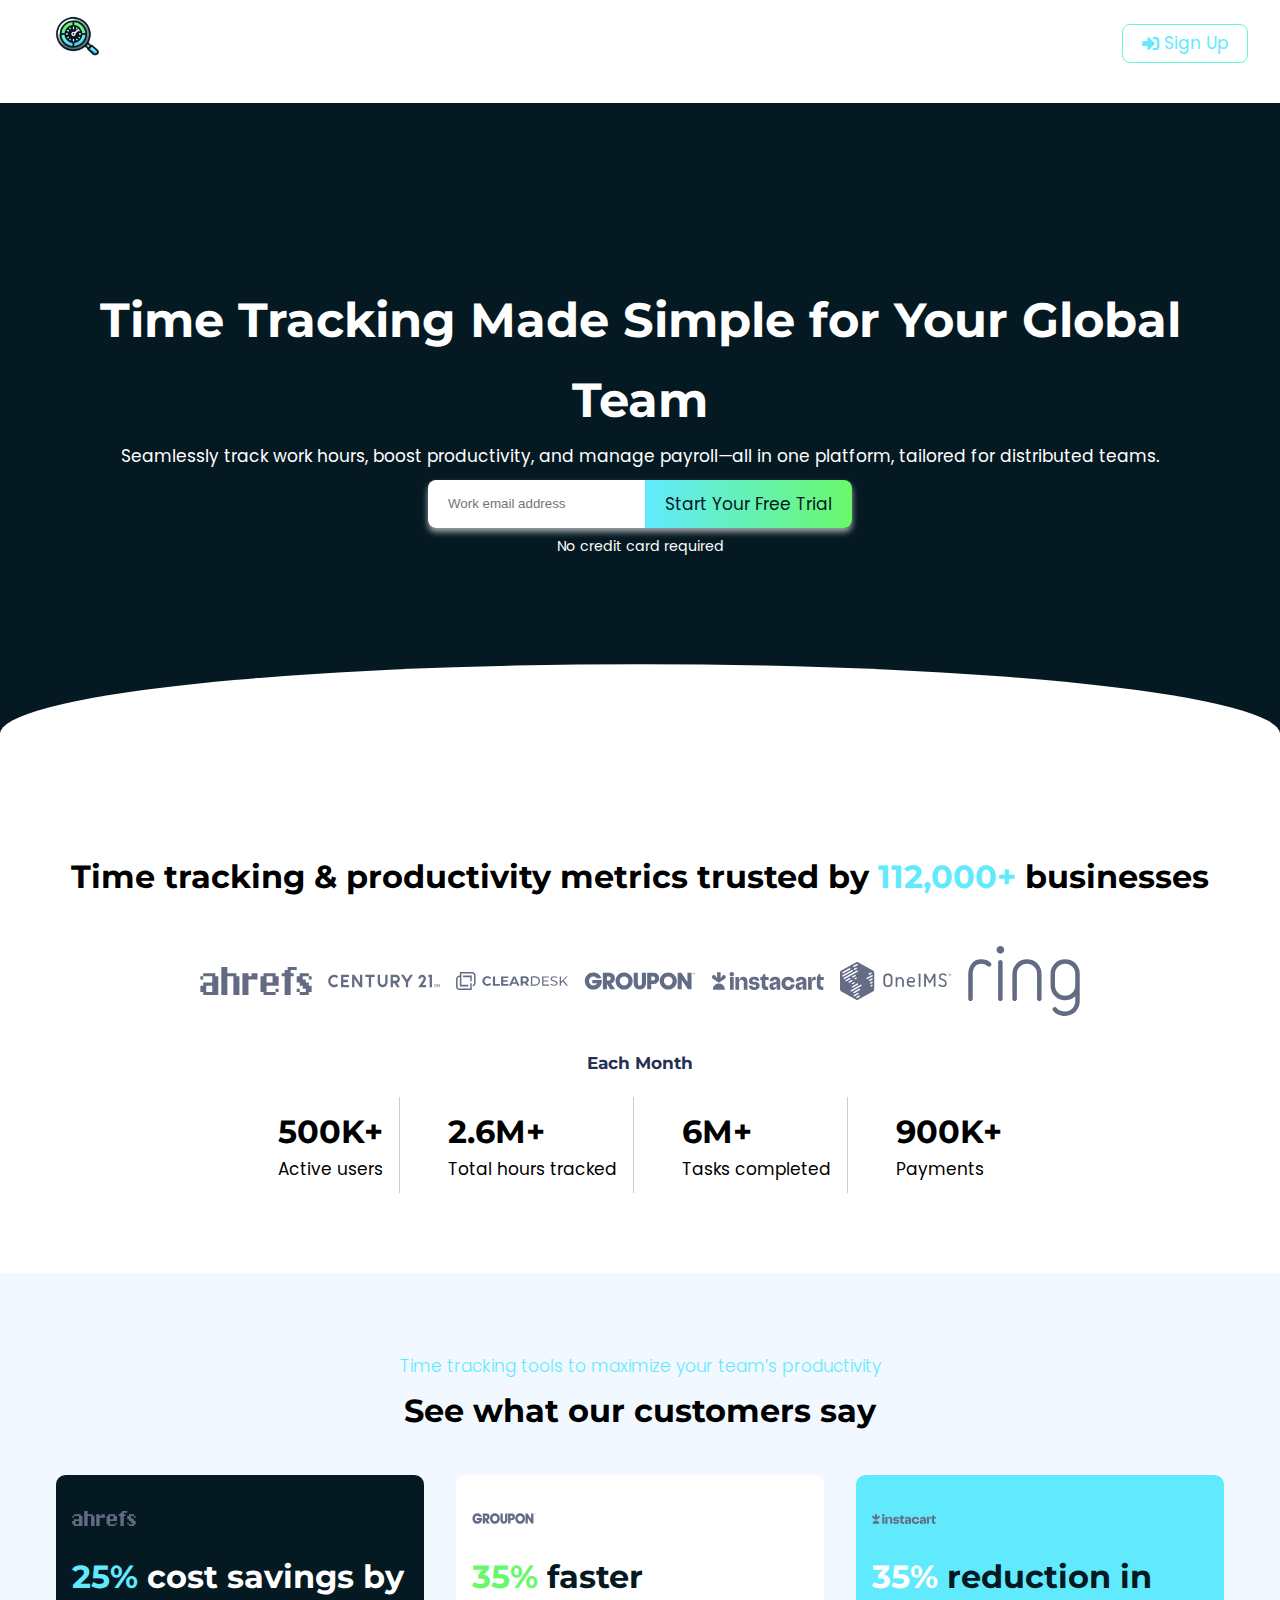
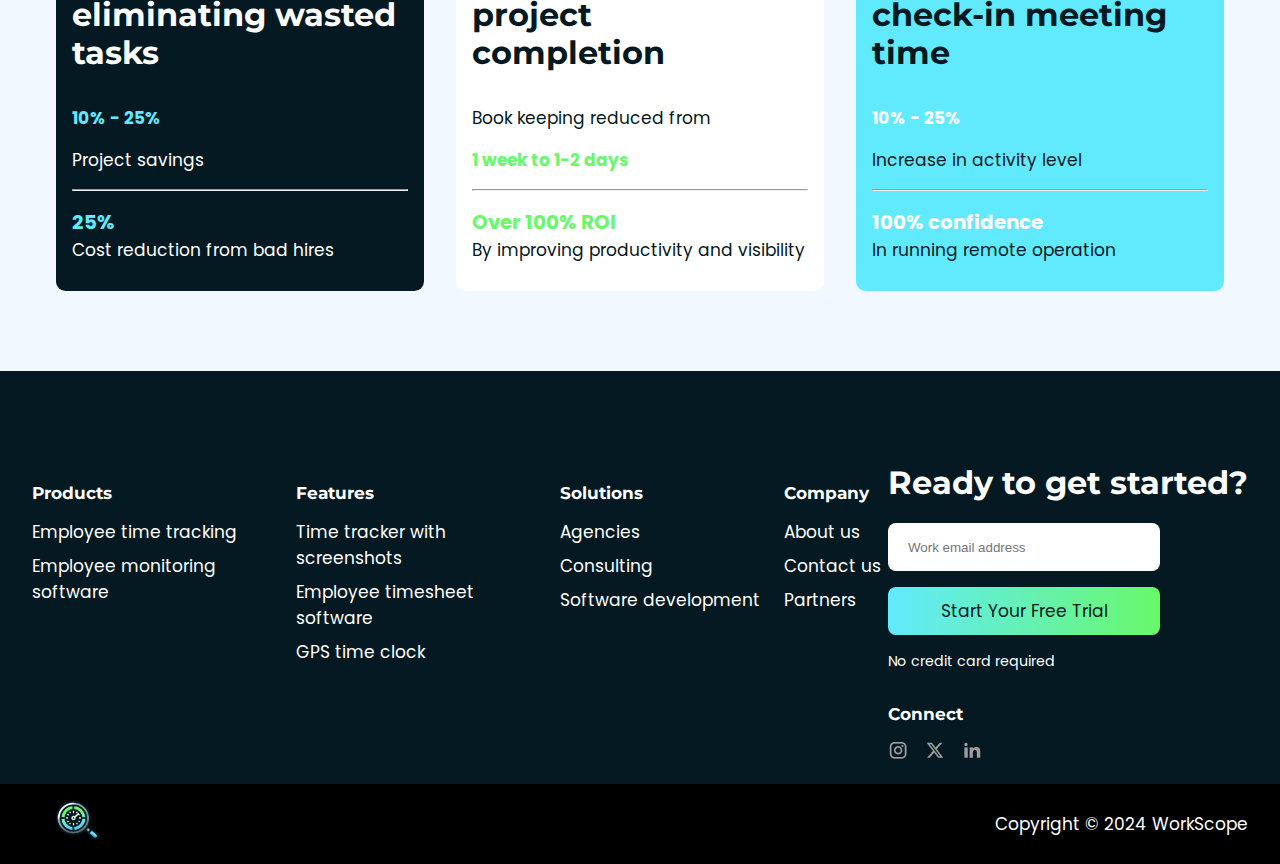
<file: index.html>
<!DOCTYPE html>
<html lang="en">
<head>
    <meta charset="UTF-8">
    <meta name="viewport" content="width=device-width, initial-scale=1.0">
    <title>WorkScope || Productivity at Its Best</title>
    <link rel="preconnect" href="https://fonts.googleapis.com">
    <link rel="preconnect" href="https://fonts.gstatic.com" crossorigin>
    <link href="https://fonts.googleapis.com/css2?family=Plus+Jakarta+Sans:ital,wght@0,200..800;1,200..800&family=Poppins:ital,wght@0,100;0,200;0,300;0,400;0,500;0,600;0,700;0,800;0,900;1,100;1,200;1,300;1,400;1,500;1,600;1,700;1,800;1,900&display=swap" rel="stylesheet">
    <link href="https://fonts.googleapis.com/css2?family=Montserrat:ital,wght@0,100..900;1,100..900&display=swap" rel="stylesheet">
    <link href="https://cdnjs.cloudflare.com/ajax/libs/font-awesome/5.15.4/css/all.min.css" rel="stylesheet">
    <link rel="shortcut icon" href="./img/logo.png" type="image/png">
    <link rel="stylesheet" href="./css/style.css">
</head>
<body>
    <nav>
        <div class="wrapper flex justify-between items-center flex-wrap" style="margin-bottom: 1rem;">
            <a href="./">
                <img src="./img/logo.png" alt="" class="logo" >
            </a>
            <div class="links">             
                <a href="./signup.html"><i class="fas fa-sign-in-alt"></i> Sign Up
                </a>
            </div>
        </div>
    </nav>
    <section id="hero" >
        <div class="hero wrapper text-center flex-center flex-column">
            <h1 class="" >Time Tracking Made Simple for Your Global Team</h1>
            <p>Seamlessly track work hours, boost productivity, and manage payroll—all in one platform, tailored for distributed teams.</p>
            <div class="flex-center cta-container cta-hero" >
                <input type="email" placeholder="Work email address" >
                <a href="" class="cta" >Start Your Free Trial</a>
            </div>
            <small>No credit card required</small>
        </div>
    </section>
    
    
    <section id="partners" class="relative section" >
        <div class="curve">
        </div>
        <div class="wrapper">

            <div class="">
    
                <h2 class="text-center " style="padding-top: 2rem;"  >Time tracking & productivity metrics trusted by <span class="color-highlight" >112,000+</span> businesses        </h2>
                <div class="flex-center flex-wrap partners-logo">
                    <img src="./img/ahrefs.svg" alt="">
                    <img src="./img/century21.svg" alt="">
                    <img src="./img/cleardesk.svg" alt="">
                    <img src="./img/groupon.svg" alt="">
                    <img src="./img/instacart-full.svg" alt="">
                    <img src="./img/oneims.svg" alt="">
                    <img src="./img/ring.svg" alt="">
                </div>
            </div>
            
            <h4 class="text-center month" >Each Month</h4>
            <div class="flex-center flex-wrap month-metrics">
                <div class="metric">
                    <h2>500K+</h2>
                    <p>Active users</p>
                </div>
                <div class="metric">
                    <h2>2.6M+</h2>
                    <p>Total hours tracked</p>
                </div>
                <div class="metric">
                    <h2>6M+</h2>
                    <p>Tasks completed</p>
                </div>
                <div class="metric">
                    <h2>900K+</h2>
                    <p>Payments</p>
                </div>
            </div>
        </div>
        
    </section>

    <section id="reviews" class="section" >
        <h4 class="color-highlight text-center mt-4 poppins" >Time tracking tools to maximize your team’s productivity        </h4>
        <h2 class="text-center" >See what our customers say</h3>
        <div class="flex-center flex-wrap reveiw-cards">
            <div class="review-card">
                <img src="./img/ahrefs.svg" alt="">
                <h2><span class="color-highlight bold" >25%</span> cost savings by eliminating wasted tasks</h2>
                <p class="color-highlight bold" >10% - 25%</p>
                <p>Project savings</p>
                <hr>
                <h3 class="color-highlight" >25%</h3>
                <p>Cost reduction from bad hires</p>
            </div>

            <div class="review-card">
                <img src="./img/groupon.svg" alt="">
                <h2><span class="color-highlight2" >35%</span> faster <br>  project <br> completion</h2>
                <p class="" >Book keeping reduced from</p>
                <p class="color-highlight2 bold" >1 week to 1-2 days</p>
                <hr>
                <h3 class="color-highlight2 bold" >Over 100% ROI</h3>
                <p>By improving productivity and visibility</p>
            </div>

            <div class="review-card">
                <img src="./img/instacart-full.svg" alt="">
                <h2><span class="color-highlight3" >35%</span> reduction in check-in meeting time</h2>
                <p class="color-highlight3 bold" >10% - 25%</p>
                <p class="" >Increase in activity level</p>
                <hr>
                <h3 class="color-highlight3 bold" >100% confidence</h3>
                <p>In running remote operation</p>
            </div>
        </div>
    </section>

    <footer class="section" >
        <div class="wrapper flex justify-between flex-wrap">
            <div class="links flex flex-wrap" style="gap: 1.5rem;">
                <div class="link">
                    <h4>Products</h4>
                    <a href="">Employee time tracking</a>
                    <a href="">Employee monitoring software</a>                    

                </div>
                <div class="link">
                    <h4>Features</h4>
                    <a href="">Time tracker with screenshots</a>
                    <a href="">Employee timesheet software</a>
                    <a href="">GPS time clock</a>
                </div>
                <div class="link">
                    <h4>Solutions</h4>
                    <a href="">Agencies</a>
                    <a href="">Consulting</a>
                    <a href="">Software development</a>
                </div>
                <div class="link">
                    <h4>Company</h4>
                    <a href="">About us</a>
                    <a href="">Contact us</a>
                    <a href="">Partners</a>
                </div>

            </div>
            <div class="register">
                <h2>Ready to get started?</h2>
                <div class="flex footer cta-container flex-column no-bx" >
                    <input type="email" class="footer" placeholder="Work email address" >
                    <a href="" class="cta footer" >Start Your Free Trial</a>
                    <small class="" >No credit card required</small>
                </div>
                <h4>Connect</h4>
                <div class="flex items-center socials">
                    <a href=""><img src="./img/ig.png" alt=""></a>
                    <a href="">
                        <img src="./img/x.png" alt="">
                    </a>
                    <a href="">
                        <img src="./img/linkedin.png" alt="">
                    </a>
                </div>
            </div>

        </div>

        <div class="base">
            <div class="wrapper flex items-center justify-between flex-wrap                                                          ">
                <img src="./img/logo.png" class="logo" alt="">
                <p>Copyright &copy; 2024 WorkScope</p>
            </div>
        </div>

    </footer>
    
</body>
</html>
</file>
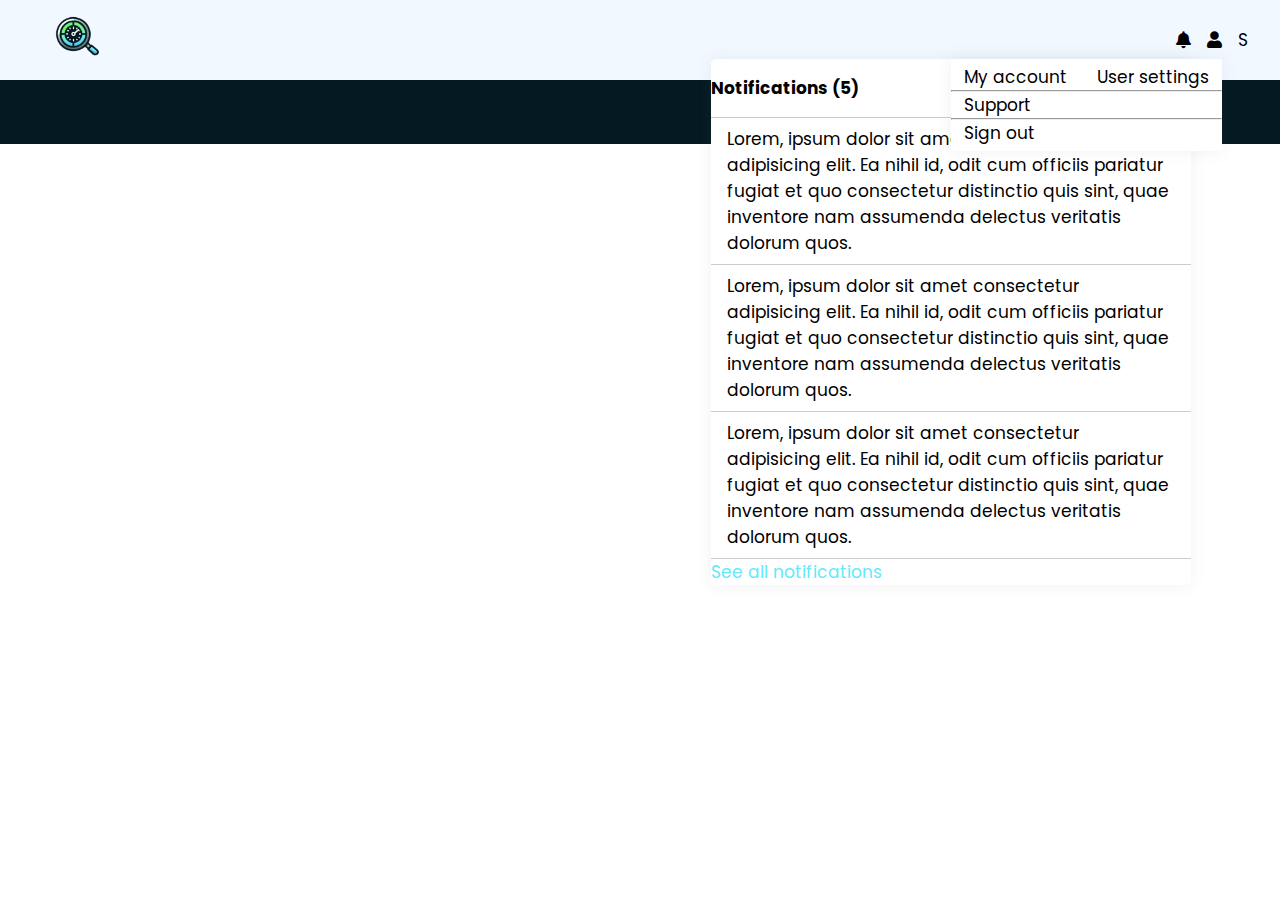
<file: admin/index.html>
<!DOCTYPE html>
<html lang="en">
<head>
    <meta charset="UTF-8">
    <meta name="viewport" content="width=device-width, initial-scale=1.0">
    <title> Admin Dashboard || WorkScope || Productivity at Its Best</title>
    <link rel="preconnect" href="https://fonts.googleapis.com">
    <lin rel="preconnect" href="https://fonts.gstatic.com" crossorigin>
    <link href="https://fonts.googleapis.com/css2?family=Plus+Jakarta+Sans:ital,wght@0,200..800;1,200..800&family=Poppins:ital,wght@0,100;0,200;0,300;0,400;0,500;0,600;0,700;0,800;0,900;1,100;1,200;1,300;1,400;1,500;1,600;1,700;1,800;1,900&display=swap" rel="stylesheet">
    <link href="https://fonts.googleapis.com/css2?family=Montserrat:ital,wght@0,100..900;1,100..900&display=swap" rel="stylesheet">
    <link href="https://cdnjs.cloudflare.com/ajax/libs/font-awesome/5.15.4/css/all.min.css" rel="stylesheet">
    <link rel="shortcut icon" href="../img/logo.png" type="image/png">
    <link rel="stylesheet" href="../css/admin/style.css">
</head>
<body>
    <nav class="sticky-nav" >
        <div class="wrapper flex justify-between">
            <img src="../img/logo.png" class="logo" alt="">
            <div class="links flex items-center gap-1">
                <div class="relative" >
                    <span>
                        <i class="fa fa-bell" ></i>
                    </span>
                    <div class="mini-notification dropdown">
                        <h4>Notifications (<span>5</span>)</h4>
                        <div class="notifications">
                            <p>Lorem, ipsum dolor sit amet consectetur adipisicing elit. Ea nihil id, odit cum officiis pariatur fugiat et quo consectetur distinctio quis sint, quae inventore nam assumenda delectus veritatis dolorum quos.</p>
                            <p>Lorem, ipsum dolor sit amet consectetur adipisicing elit. Ea nihil id, odit cum officiis pariatur fugiat et quo consectetur distinctio quis sint, quae inventore nam assumenda delectus veritatis dolorum quos.</p>
                            <p>Lorem, ipsum dolor sit amet consectetur adipisicing elit. Ea nihil id, odit cum officiis pariatur fugiat et quo consectetur distinctio quis sint, quae inventore nam assumenda delectus veritatis dolorum quos.</p>
                        </div>
                        <a href="" class="color-highlight" >See all notifications</a>
                    </div>
                </div>
                <div class="relative" >
                    <span>
                        <i class="fa fa-user" ></i>
                    </span>
                    <div class="mini-user dropdown">
                        <div class="part">

                            <a href="">My account</a>
                            <a href="">User settings</a>
                        </div>
                        <hr>
                        <div class="part">

                            <a href="">Support</a>
                        </div>
                        <hr>
                        <div class="part">

                            <a href="">Sign out</a>
                        </div>
                    </div>
                </div>
                <a>
                    S
                </a>
            </div>
        </div>
    </nav>

    <section id="menu" >
        <div class="wrapper flex items-center">
            
        </div>
    </section>
    
</body>
</html>
</file>
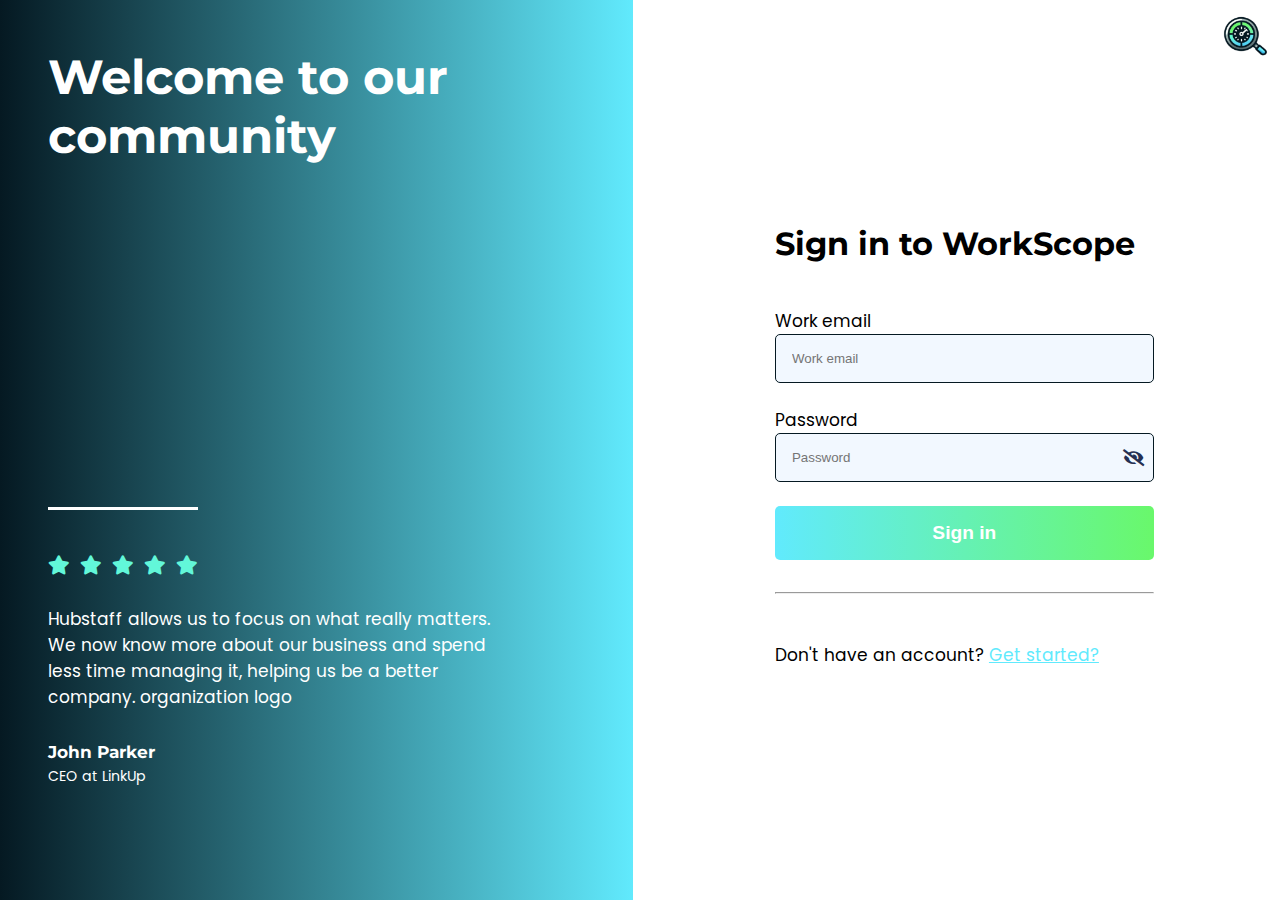
<file: signin.html>
<!DOCTYPE html>
<html lang="en">
<head>
    <meta charset="UTF-8">
    <meta name="viewport" content="width=device-width, initial-scale=1.0">
    <title> Sign In WorkScope || Productivity at Its Best</title>
    <link rel="preconnect" href="https://fonts.googleapis.com">
    <lin rel="preconnect" href="https://fonts.gstatic.com" crossorigin>
    <link href="https://fonts.googleapis.com/css2?family=Plus+Jakarta+Sans:ital,wght@0,200..800;1,200..800&family=Poppins:ital,wght@0,100;0,200;0,300;0,400;0,500;0,600;0,700;0,800;0,900;1,100;1,200;1,300;1,400;1,500;1,600;1,700;1,800;1,900&display=swap" rel="stylesheet">
    <link href="https://fonts.googleapis.com/css2?family=Montserrat:ital,wght@0,100..900;1,100..900&display=swap" rel="stylesheet">
    <link href="https://cdnjs.cloudflare.com/ajax/libs/font-awesome/5.15.4/css/all.min.css" rel="stylesheet">
    <link rel="shortcut icon" href="./img/logo.png" type="image/png">
    <link rel="stylesheet" href="./css/style.css">
</head>
<body class="signin" >
    <div class="flex signin-wrapper gap-1">
        <div class="signin1 left relative">
            <h1>Welcome to our community</h1>

            <div class="ratings">
                <div class="rates relative flex" style="gap: 10px;" >
                    <i class="fas fa-star"></i>
                    <i class="fas fa-star"></i>
                    <i class="fas fa-star"></i>
                    <i class="fas fa-star"></i>
                    <i class="fas fa-star"></i>
                </div>
                <p>
                    Hubstaff allows us to focus on what really matters. We now know more about our business and spend less time managing it, helping us be a better company.
                    organization logo </p>
                    <div class="name">
                        <h4>John Parker</h4>
                        <small>CEO at LinkUp</small>
                    </div>
            </div>

        </div>
        <div class="signin1 right">
            <div class="flex jusitfy-right">
                <img src="./img/logo.png" class="logo" alt="">
            </div>
            <div class="flex-center signin-form-wrapper">

                <form action="" method="post" class="signin ">
                    
                        <h2  >Sign in to WorkScope</h2>
                        <div class="form-input mt-2">
                            <label for="email">Work email</label>
                            <input type="email" placeholder="Work email" name="email" >
                        </div>
        
                        <div class="form-input">
                            <label for="password">Password</label>
                            <div class="relative">
                                <input type="password" name="password" placeholder="Password" >
                                <i class="fas fa-eye-slash password-toggle "></i>
                             </div>
                        </div>
                        <button  >Sign in</button>
                        <hr>
                        <p class="mt-3" >Don't have an account? <a href="./signup.html" class="color-highlight" style="text-decoration: underline;" >Get started?</a></p>
                    
                </form>
            </div>
        </div>
    </div>
    
</body>
</html>
</file>
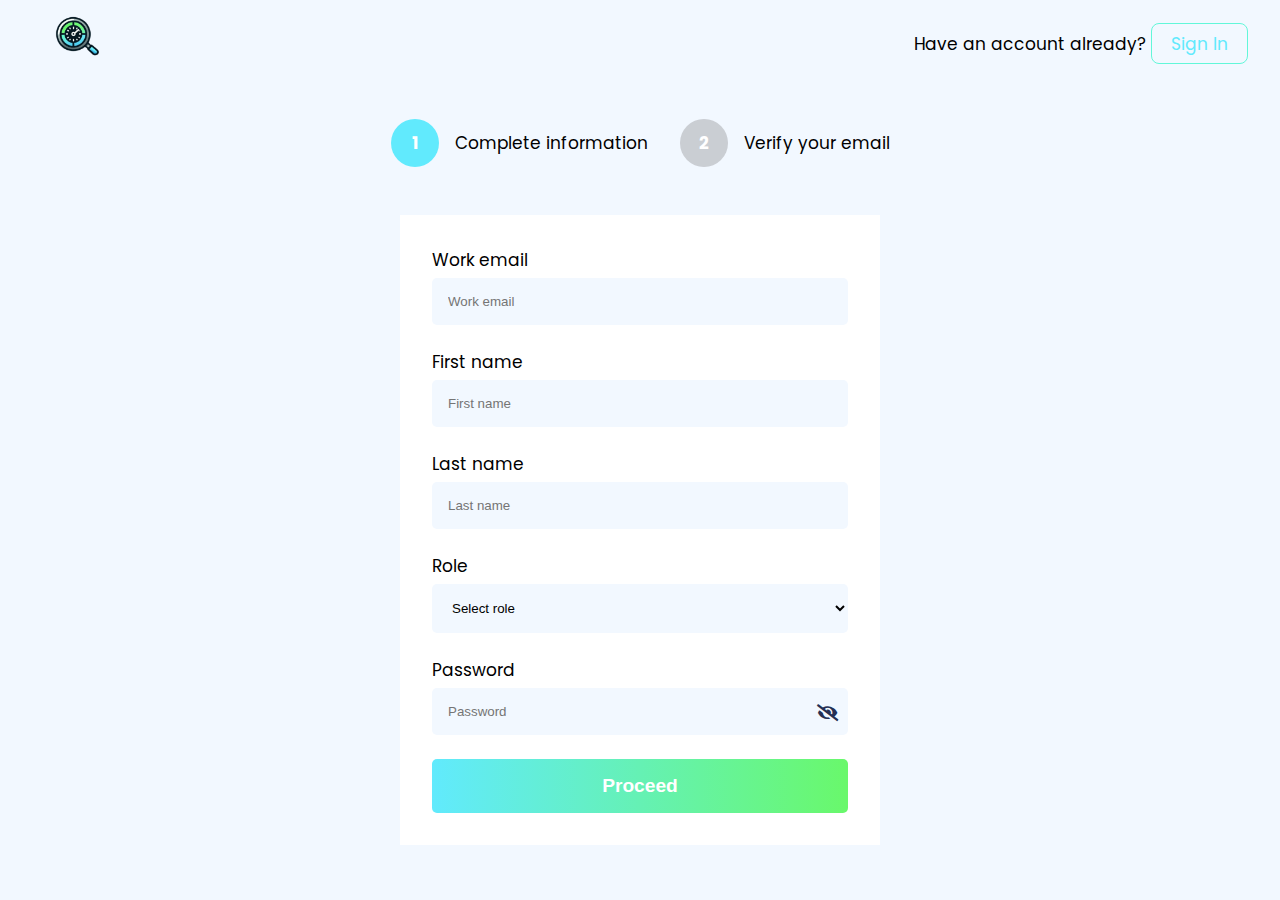
<file: signup.html>
<!DOCTYPE html>
<html lang="en">
<head>
    <meta charset="UTF-8">
    <meta name="viewport" content="width=device-width, initial-scale=1.0">
    <title> Sign Up WorkScope || Productivity at Its Best</title>
    <link rel="preconnect" href="https://fonts.googleapis.com">
    <link rel="preconnect" href="https://fonts.gstatic.com" crossorigin>
    <link href="https://fonts.googleapis.com/css2?family=Plus+Jakarta+Sans:ital,wght@0,200..800;1,200..800&family=Poppins:ital,wght@0,100;0,200;0,300;0,400;0,500;0,600;0,700;0,800;0,900;1,100;1,200;1,300;1,400;1,500;1,600;1,700;1,800;1,900&display=swap" rel="stylesheet">
    <link href="https://fonts.googleapis.com/css2?family=Montserrat:ital,wght@0,100..900;1,100..900&display=swap" rel="stylesheet">
    <link href="https://cdnjs.cloudflare.com/ajax/libs/font-awesome/5.15.4/css/all.min.css" rel="stylesheet">
    <link rel="shortcut icon" href="./img/logo.png" type="image/png">
    <link rel="stylesheet" href="./css/style.css">
</head>
<body class="signup" >
    <nav>
        <div class="wrapper flex justify-between items-center flex-wrap" style="margin-bottom: 1rem;">
            <a href="./">
                <img src="./img/logo.png" alt="" class="logo" >
            </a>
            <div class="links flex items-center flex-wrap" style="gap: 5px;" >    
                <p>Have an account already?</p>         
                <a href="./signin.html"> Sign In</a>
            </div>
        </div>
    </nav>
    <div class="content">
        <div class="wraaper">

            <div class="navigation flex-center mt-2 gap-2 flex-wrap"  >

                <div class="slide flex-center gap-1">
                    <span class="flex-center step-1 progress" >  1</span>
                    <p>Complete information</p>
                </div>

                <div class="slide flex-center gap-1">
                    <span class="flex-center step-2 " >  2</span>
                    <p>Verify your email</p>
                </div>

            </div>
        </div>
        <form action="" class="signup content-1 " method="post" >
            <div class="form-input">
                <label for="email">Work email</label>
                <input type="email" name="email" placeholder="Work email" >
            </div>
            <div class="form-input">
                <label for="firstname">First name</label>
                <input type="text" name="firstname" placeholder="First name" >
            </div>
            <div class="form-input">
                <label for="lastname">Last name</label>
                <input type="text" name="lastname" placeholder="Last name" >
            </div>
            <div class="form-input">
                <label for="role">Role</label>
                <select name="role" id="">
                    <option value="" disabled selected >Select role</option>
                    <option value="admin">Admin</option>
                    <option value="user">Worker</option>
                </select>
            </div>
            <div class="form-input">
                 <label for="password">Password</label>
                 <div class="relative">
                    <input type="password" name="password" placeholder="Password" >
                    <i class="fas fa-eye-slash password-toggle "></i>
                 </div>
            </div>

            <button data-next="content-2" class="proceedBtn" >Proceed</button>
        </form>

        <div class="flex-center flex-column  content-2 hide">
            <h1 class="mt-3" >Verify your email</h1>
            <p>You're in. An email has been sent to <span class="color-highlight bold" >sdmarlz74@gmail.com</span>.</p>
            <p>Hit confirm and you'll be ready to start working.</p>

            <p class="mt-2" >Didn't see an email? <span class="color-highlight bold" >Resend it</span></p>


        </div>




    </div>
    
</body>
<script src="./js/signup.js"></script>
</html>
</file>
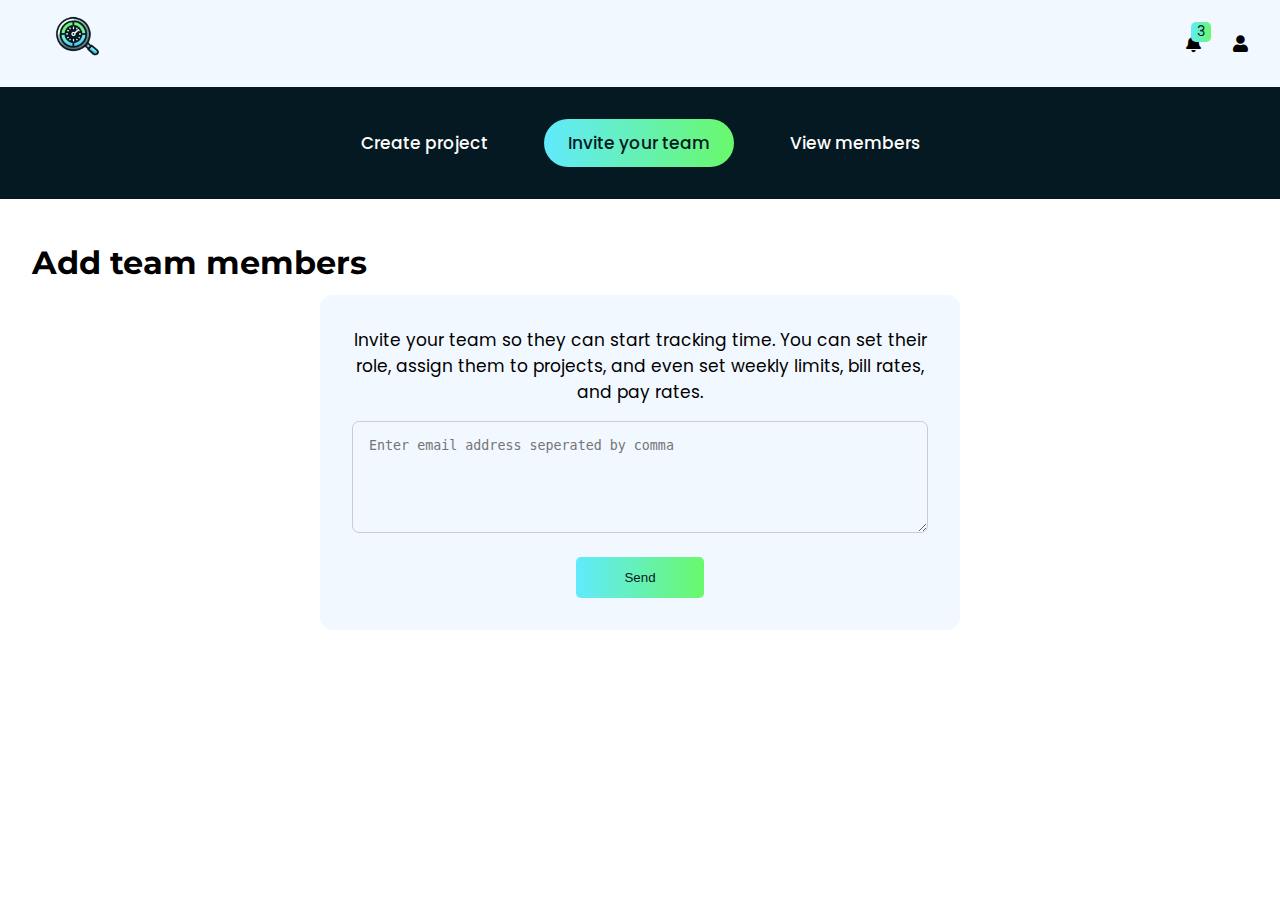
<file: admin/invite.html>
<!DOCTYPE html>
<html lang="en">
<head>
    <meta charset="UTF-8">
    <meta name="viewport" content="width=device-width, initial-scale=1.0">
    <title> Admin Dashboard || WorkScope || Productivity at Its Best</title>
    <link rel="preconnect" href="https://fonts.googleapis.com">
    <lin rel="preconnect" href="https://fonts.gstatic.com" crossorigin>
    <link href="https://fonts.googleapis.com/css2?family=Plus+Jakarta+Sans:ital,wght@0,200..800;1,200..800&family=Poppins:ital,wght@0,100;0,200;0,300;0,400;0,500;0,600;0,700;0,800;0,900;1,100;1,200;1,300;1,400;1,500;1,600;1,700;1,800;1,900&display=swap" rel="stylesheet">
    <link href="https://fonts.googleapis.com/css2?family=Montserrat:ital,wght@0,100..900;1,100..900&display=swap" rel="stylesheet">
    <link href="https://cdnjs.cloudflare.com/ajax/libs/font-awesome/5.15.4/css/all.min.css" rel="stylesheet">
    <link rel="shortcut icon" href="../img/logo.png" type="image/png">
    <link rel="stylesheet" href="../css/admin/style.css">
</head>
<body>
    <nav class="sticky-nav" >
        <div class="wrapper flex justify-between">
            <a href="">
                <img src="../img/logo.png" class="logo" alt="">
            </a>
            <div class="links flex-center gap-2">
                <div class="relative " >
                    <span class="relative pointer bell-icon" >
                        <i class="fa fa-bell" ></i>
                        <small class="count flex-center" >3</small>
                    </span>
                    <div class="hide mini-notification dropdown">
                        <h4 class="text-center" >Notifications (<span>5</span>)</h4>
                        <div class="notifications">
                            <p>Lorem, ipsum dolor sit amet consectetur adipisicing elit. Ea nihil id, odit cum officiis pariatur fugiat et quo consectetur distinctio quis sint, quae inventore nam assumenda delectus veritatis dolorum quos.</p>
                            <p>Lorem, ipsum dolor sit amet consectetur adipisicing elit. Ea nihil id, odit cum officiis pariatur fugiat et quo consectetur distinctio quis sint, quae inventore nam assumenda delectus veritatis dolorum quos.</p>
                            <p>Lorem, ipsum dolor sit amet consectetur adipisicing elit. Ea nihil id, odit cum officiis pariatur fugiat et quo consectetur distinctio quis sint, quae inventore nam assumenda delectus veritatis dolorum quos.</p>
                            <p>Lorem, ipsum dolor sit amet consectetur adipisicing elit. Ea nihil id, odit cum officiis pariatur fugiat et quo consectetur distinctio quis sint, quae inventore nam assumenda delectus veritatis dolorum quos.</p>
                            <p>Lorem, ipsum dolor sit amet consectetur adipisicing elit. Ea nihil id, odit cum officiis pariatur fugiat et quo consectetur distinctio quis sint, quae inventore nam assumenda delectus veritatis dolorum quos.</p>
                        </div>
                        <a href="" class="color-highlight block p-1 text-center" >See all notifications</a>
                    </div>
                </div>
                <div class="relative" >
                    <span class="pointer user-icon flex-center " >
                        <i class="fa fa-user" ></i>
                    </span>
                    <div class="mini-user dropdown hide">
                        <div class="part">

                            <a href="" class="block" >My account</a>
                            <a href="" class="block" >User settings</a>
                        </div>
                        <hr>
                        <div class="part">

                            <a href="" class="block" >Support</a>
                        </div>
                        <hr>
                        <div class="part">

                            <a href="" class="block" >Sign out</a>
                        </div>
                    </div>
                </div>
            </div>
        </div>
    </nav>

    <section id="menu" >
        <div class="wrapper flex-center gap-2 menu flex-wrap">
            <a href="./index.html" >
                Create project
            </a>
            <a href="./invite.html" class="active" >Invite your team</a>
            <a href="./members.html">View members</a>
        </div>
    </section>

    <section id="projects" >
        <div class="wrapper">
            <h2 class="" >Add team members</h2>
            

            <div class="card invite-card mt-3 ">
                <p class="text-center" >Invite your team so they can start tracking time. You can set their role, assign them to projects, and even set weekly limits, bill rates, and pay rates.</p>

                <textarea name="emails" id="" class="block mt-1" placeholder="Enter email address seperated by comma" ></textarea>
                <button class="primary-btn block" >Send</button>
            </div>
        </div>
    </section>
    
</body>
</html>
</file>
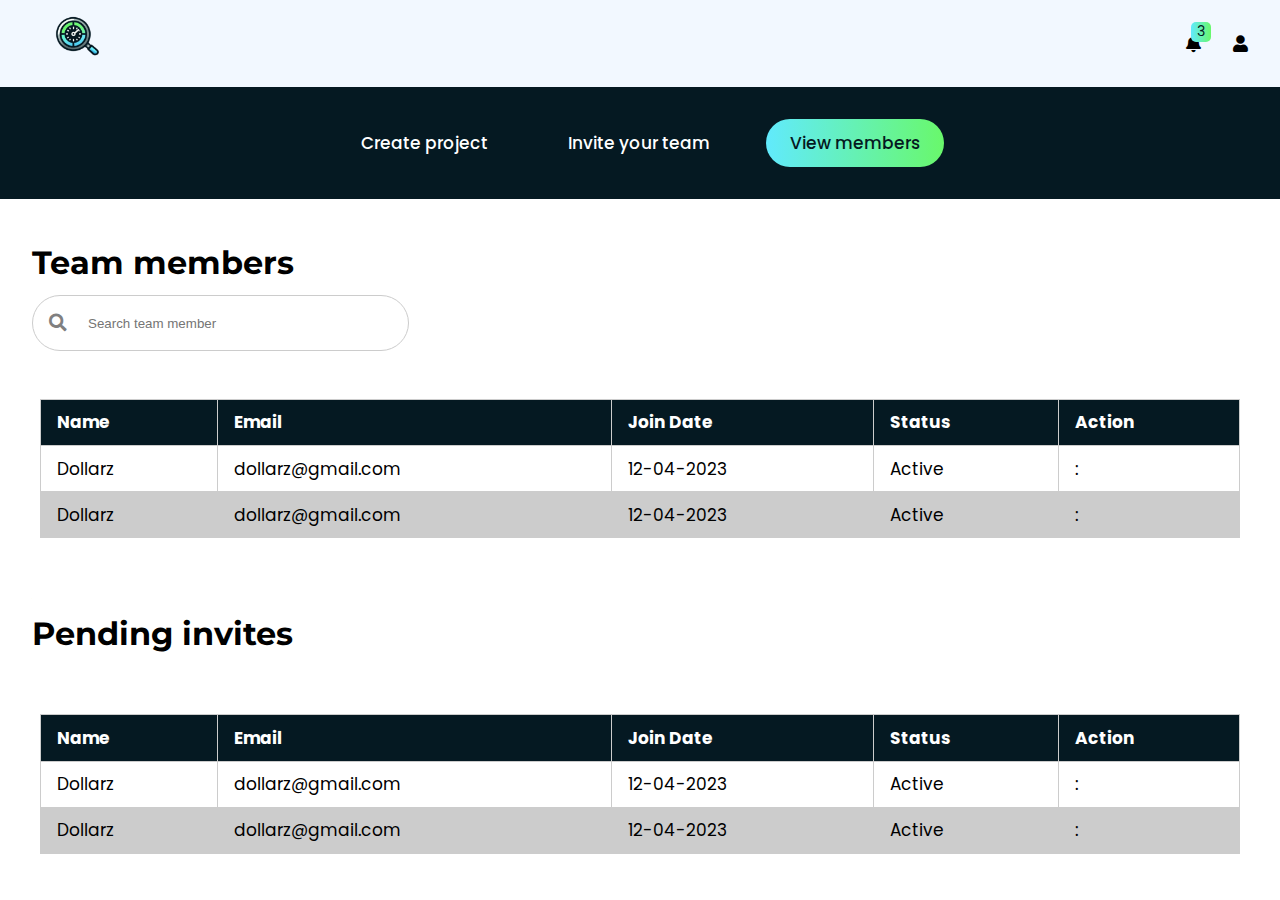
<file: admin/members.html>
<!DOCTYPE html>
<html lang="en">
<head>
    <meta charset="UTF-8">
    <meta name="viewport" content="width=device-width, initial-scale=1.0">
    <title> Admin Dashboard || WorkScope || Productivity at Its Best</title>
    <link rel="preconnect" href="https://fonts.googleapis.com">
    <lin rel="preconnect" href="https://fonts.gstatic.com" crossorigin>
    <link href="https://fonts.googleapis.com/css2?family=Plus+Jakarta+Sans:ital,wght@0,200..800;1,200..800&family=Poppins:ital,wght@0,100;0,200;0,300;0,400;0,500;0,600;0,700;0,800;0,900;1,100;1,200;1,300;1,400;1,500;1,600;1,700;1,800;1,900&display=swap" rel="stylesheet">
    <link href="https://fonts.googleapis.com/css2?family=Montserrat:ital,wght@0,100..900;1,100..900&display=swap" rel="stylesheet">
    <link href="https://cdnjs.cloudflare.com/ajax/libs/font-awesome/5.15.4/css/all.min.css" rel="stylesheet">
    <link rel="shortcut icon" href="../img/logo.png" type="image/png">
    <link rel="stylesheet" href="../css/admin/style.css">
</head>
<body>
    <nav class="sticky-nav" >
        <div class="wrapper flex justify-between">
            <a href="">
                <img src="../img/logo.png" class="logo" alt="">
            </a>
            <div class="links flex-center gap-2">
                <div class="relative " >
                    <span class="relative pointer bell-icon" >
                        <i class="fa fa-bell" ></i>
                        <small class="count flex-center" >3</small>
                    </span>
                    <div class="hide mini-notification dropdown">
                        <h4 class="text-center" >Notifications (<span>5</span>)</h4>
                        <div class="notifications">
                            <p>Lorem, ipsum dolor sit amet consectetur adipisicing elit. Ea nihil id, odit cum officiis pariatur fugiat et quo consectetur distinctio quis sint, quae inventore nam assumenda delectus veritatis dolorum quos.</p>
                            <p>Lorem, ipsum dolor sit amet consectetur adipisicing elit. Ea nihil id, odit cum officiis pariatur fugiat et quo consectetur distinctio quis sint, quae inventore nam assumenda delectus veritatis dolorum quos.</p>
                            <p>Lorem, ipsum dolor sit amet consectetur adipisicing elit. Ea nihil id, odit cum officiis pariatur fugiat et quo consectetur distinctio quis sint, quae inventore nam assumenda delectus veritatis dolorum quos.</p>
                            <p>Lorem, ipsum dolor sit amet consectetur adipisicing elit. Ea nihil id, odit cum officiis pariatur fugiat et quo consectetur distinctio quis sint, quae inventore nam assumenda delectus veritatis dolorum quos.</p>
                            <p>Lorem, ipsum dolor sit amet consectetur adipisicing elit. Ea nihil id, odit cum officiis pariatur fugiat et quo consectetur distinctio quis sint, quae inventore nam assumenda delectus veritatis dolorum quos.</p>
                        </div>
                        <a href="" class="color-highlight block p-1 text-center" >See all notifications</a>
                    </div>
                </div>
                <div class="relative" >
                    <span class="pointer user-icon flex-center " >
                        <i class="fa fa-user" ></i>
                    </span>
                    <div class="mini-user dropdown hide">
                        <div class="part">

                            <a href="" class="block" >My account</a>
                            <a href="" class="block" >User settings</a>
                        </div>
                        <hr>
                        <div class="part">

                            <a href="" class="block" >Support</a>
                        </div>
                        <hr>
                        <div class="part">

                            <a href="" class="block" >Sign out</a>
                        </div>
                    </div>
                </div>
            </div>
        </div>
    </nav>

    <section id="menu" >
        <div class="wrapper flex-center gap-2 menu flex-wrap">
            <a href="./index.html"  >
                Create project
            </a>
            <a href="./invite.html">Invite your team</a>
            <a href="./members.html" class="active" >View members</a>
        </div>
    </section>

    <section id="projects" >
        <div class="wrapper">
            <h2 class="" >Team members</h2>
            <div class="filter flex justify-between items-center gap-1 flex-wrap">
                <div class="search-wrapper flex-center" style="gap: 5px;" >
                    <i class="fa fa-search search" ></i>
                    <input type="text" placeholder="Search team member" name="search" >
                </div>
                
            </div>

            <div class="table-container mt-3 ">
                <table>
                    <thead>
                        <tr>
                            <th>Name</th>
                            <th>Email</th>
                            <th>Join Date</th>
                            <th>Status</th>
                            <th>Action</th>
                        </tr>
                    </thead>
                    <tbody>
                        <tr>
                            <td>Dollarz</td>
                            <td>dollarz@gmail.com</td>
                            <td>12-04-2023</td>
                            <td>Active</td>
                            <td class="relative">
                                <span class="block pointer">:</span>
                                <div class="dropdown">
                                    <a href="">Remove</a>
                                </div>
                            </td>
                        </tr>
                        
                        <tr>
                            <td>Dollarz</td>
                            <td>dollarz@gmail.com</td>
                            <td>12-04-2023</td>
                            <td>Active</td>
                            <td class="relative">
                                <span class="block pointer">:</span>
                                <div class="dropdown">
                                    <a href="">Remove</a>
                                </div>
                            </td>
                        </tr>
                        
                    </tbody>
                </table>
            </div>
        </div>
    </section>

    <section id="projects" >
        <div class="wrapper">
            <h2 class="" >Pending invites</h2>

            <div class="table-container mt-3 ">
                <table>
                    <thead>
                        <tr>
                            <th>Name</th>
                            <th>Email</th>
                            <th>Join Date</th>
                            <th>Status</th>
                            <th>Action</th>
                        </tr>
                    </thead>
                    <tbody>
                        <tr>
                            <td>Dollarz</td>
                            <td>dollarz@gmail.com</td>
                            <td>12-04-2023</td>
                            <td>Active</td>
                            <td class="relative">
                                <span class="block pointer">:</span>
                                <div class="dropdown">
                                    <a href="">Remove</a>
                                </div>
                            </td>
                        </tr>
                        
                        <tr>
                            <td>Dollarz</td>
                            <td>dollarz@gmail.com</td>
                            <td>12-04-2023</td>
                            <td>Active</td>
                            <td class="relative">
                                <span class="block pointer">:</span>
                                <div class="dropdown">
                                    <a href="">Remove</a>
                                </div>
                            </td>
                        </tr>
                        
                    </tbody>
                </table>
            </div>
        </div>
    </section>
    
</body>
</html>
</file>
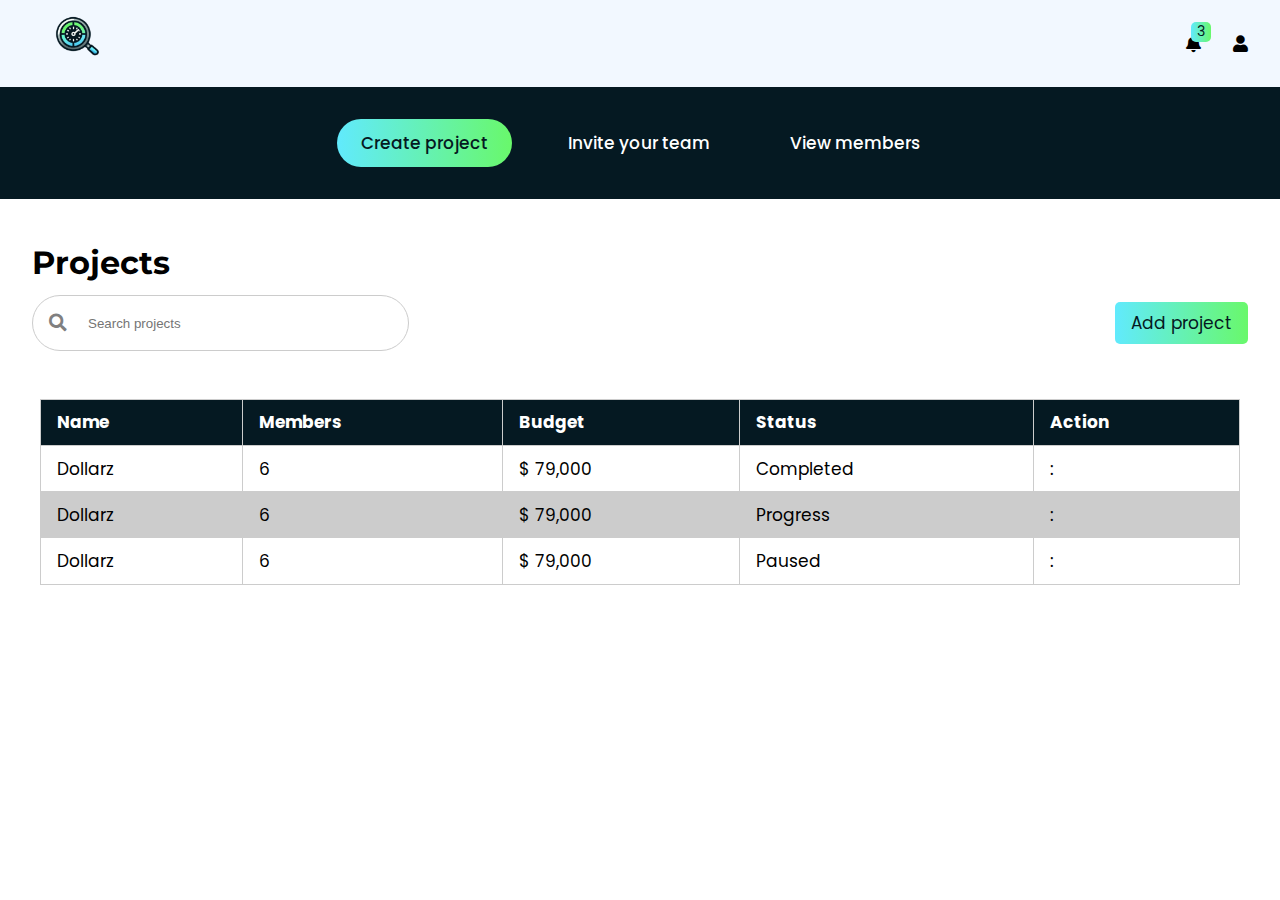
<file: admin/project.html>
<!DOCTYPE html>
<html lang="en">
<head>
    <meta charset="UTF-8">
    <meta name="viewport" content="width=device-width, initial-scale=1.0">
    <title> Admin Dashboard || WorkScope || Productivity at Its Best</title>
    <link rel="preconnect" href="https://fonts.googleapis.com">
    <lin rel="preconnect" href="https://fonts.gstatic.com" crossorigin>
    <link href="https://fonts.googleapis.com/css2?family=Plus+Jakarta+Sans:ital,wght@0,200..800;1,200..800&family=Poppins:ital,wght@0,100;0,200;0,300;0,400;0,500;0,600;0,700;0,800;0,900;1,100;1,200;1,300;1,400;1,500;1,600;1,700;1,800;1,900&display=swap" rel="stylesheet">
    <link href="https://fonts.googleapis.com/css2?family=Montserrat:ital,wght@0,100..900;1,100..900&display=swap" rel="stylesheet">
    <link href="https://cdnjs.cloudflare.com/ajax/libs/font-awesome/5.15.4/css/all.min.css" rel="stylesheet">
    <link rel="shortcut icon" href="../img/logo.png" type="image/png">
    <link rel="stylesheet" href="../css/admin/style.css">
</head>
<body>
    <nav class="sticky-nav" >
        <div class="wrapper flex justify-between">
            <a href="">
                <img src="../img/logo.png" class="logo" alt="">
            </a>
            <div class="links flex-center gap-2">
                <div class="relative " >
                    <span class="relative pointer bell-icon" >
                        <i class="fa fa-bell" ></i>
                        <small class="count flex-center" >3</small>
                    </span>
                    <div class="hide mini-notification dropdown">
                        <h4 class="text-center" >Notifications (<span>5</span>)</h4>
                        <div class="notifications">
                            <p>Lorem, ipsum dolor sit amet consectetur adipisicing elit. Ea nihil id, odit cum officiis pariatur fugiat et quo consectetur distinctio quis sint, quae inventore nam assumenda delectus veritatis dolorum quos.</p>
                            <p>Lorem, ipsum dolor sit amet consectetur adipisicing elit. Ea nihil id, odit cum officiis pariatur fugiat et quo consectetur distinctio quis sint, quae inventore nam assumenda delectus veritatis dolorum quos.</p>
                            <p>Lorem, ipsum dolor sit amet consectetur adipisicing elit. Ea nihil id, odit cum officiis pariatur fugiat et quo consectetur distinctio quis sint, quae inventore nam assumenda delectus veritatis dolorum quos.</p>
                            <p>Lorem, ipsum dolor sit amet consectetur adipisicing elit. Ea nihil id, odit cum officiis pariatur fugiat et quo consectetur distinctio quis sint, quae inventore nam assumenda delectus veritatis dolorum quos.</p>
                            <p>Lorem, ipsum dolor sit amet consectetur adipisicing elit. Ea nihil id, odit cum officiis pariatur fugiat et quo consectetur distinctio quis sint, quae inventore nam assumenda delectus veritatis dolorum quos.</p>
                        </div>
                        <a href="" class="color-highlight block p-1 text-center" >See all notifications</a>
                    </div>
                </div>
                <div class="relative" >
                    <span class="pointer user-icon flex-center " >
                        <i class="fa fa-user" ></i>
                    </span>
                    <div class="mini-user dropdown hide">
                        <div class="part">

                            <a href="" class="block" >My account</a>
                            <a href="" class="block" >User settings</a>
                        </div>
                        <hr>
                        <div class="part">

                            <a href="" class="block" >Support</a>
                        </div>
                        <hr>
                        <div class="part">

                            <a href="" class="block" >Sign out</a>
                        </div>
                    </div>
                </div>
            </div>
        </div>
    </nav>

    <section id="menu" >
        <div class="wrapper flex-center gap-2 menu flex-wrap">
            <a href="" class="active" >
                Create project
            </a>
            <a href="./invite.html">Invite your team</a>
            <a href="./members.html">View members</a>
        </div>
    </section>

    <section id="projects" >
        <div class="wrapper">
            <h2 class="" >Projects</h2>
            <div class="filter flex justify-between items-center gap-1 flex-wrap">
                <div class="search-wrapper flex-center" style="gap: 5px;" >
                    <i class="fa fa-search search" ></i>
                    <input type="text" placeholder="Search projects" name="search" >
                </div>
                <div class="">
                    <a href="" class="block primary-btn" >Add project</a>
                </div>
            </div>

            <div class="table-container mt-3 ">
                <table>
                    <thead>
                        <tr>
                            <th>Name</th>
                            <th>Members</th>
                            <th>Budget</th>
                            <th>Status</th>
                            <th>Action</th>
                        </tr>
                    </thead>
                    <tbody>
                        <tr>
                            <td>Dollarz</td>
                            <td>6</td>
                            <td>$ 79,000</td>
                            <td>Completed</td>
                            <td class="relative">
                                <span class="block pointer">:</span>
                                <div class="dropdown">
                                    <a href="">View project</a>
                                    <a href="">Manage members</a>
                                </div>
                            </td>
                        </tr>
                        
                        <tr>
                            <td>Dollarz</td>
                            <td>6</td>
                            <td>$ 79,000</td>
                            <td>Progress</td>
                            <td class="relative" >
                                <span class="block pointer" >:</span>
                                <div class="dropdown">
                                    <a href="">View project</a>
                                    <a href="">Manage members</a>
                                </div>

                            </td>
                        </tr>

                        <tr>
                            <td>Dollarz</td>
                            <td>6</td>
                            <td>$ 79,000</td>
                            <td>Paused</td>
                            <td class="relative" >
                                <span class="block pointer" >:</span>
                                <div class="dropdown">
                                    <a href="">View project</a>
                                    <a href="">Manage members</a>
                                </div>

                            </td>
                        </tr>
                        
                    </tbody>
                </table>
            </div>
        </div>
    </section>
    
</body>
</html>
</file>
<file: css/style.css>
@import url("./font.css");
@import url("./color.css");
@import url(./module.css);
*{
    margin: 0;
    padding: 0;
    box-sizing: border-box;
}



.section{
    padding: 5rem 0;
}
body{
    font-family: "Poppins", sans-serif;
    font-size: 17px;
}


#hero{
    background-color: var(--deep-navy);
    color: var(--white);
}


nav .links a{
    border: 1px solid var(--light-green);
    padding: .4rem 1.2rem;
    color: var(--light-blue);
    border-radius: 8px;
    transition: all .5s ease-in-out;
}
nav .links a:hover{
    border: 1px solid var(--light-green);
    background-color: var(--light-green);
    color: var(--white);
}
.hero{
    min-height: 70vh;
}


h4{
    font-family: 'Montserrat';
}


#hero p{
    line-height: 2rem;
}
.cta-container{
    border-radius: 8px;
    margin:.5rem 0;
    box-shadow: 0 4px 6px #f4f4f4a6;
}
.cta-container input,a.cta{
    outline: none;
    border: none;
    padding: 0px 20px;
    height: 3rem;
    display: flex;
    align-items: center;
    justify-content: center;
}
.cta-container input{
    border-top-left-radius: inherit;
    border-bottom-left-radius:inherit;
}
a.cta{
    background: linear-gradient(90deg, var(--light-blue), var(--sea-green));
    color: var(--deep-navy); 
    border: none;
    border-top-right-radius: inherit;
    border-bottom-right-radius: inherit;
    cursor: pointer;
    transition: transform .5s ease-in-out;
    
    
}

a.cta:hover {
    transform: scale(1.05); 
    background: linear-gradient(90deg, var(--sea-green), var(--light-blue));

}




.curve{
    position: absolute;
    top: -4.3rem;
    left: 0;
    width: 100%;
    height: 70px; /* Adjust height */
    background:var(--white);
    clip-path: ellipse(50% 100% at 50% 100%);
    z-index: 1;
}



.partners-logo{
    gap: 1rem;
    margin: 1rem 0;
}

.partners-logo img{
    width: 7rem;
    height: 7rem;
    object-fit: contain;
}

h4.month{
    color: var(--gray-main);
    margin-bottom: 1.5rem;
}
.month-metrics{
    row-gap: .3rem;
    column-gap: 2rem;
}
.month-metrics .metric h2{
    line-height: 3rem;
}

.month-metrics .metric{
    padding: .7rem 1rem;
}

.month-metrics .metric:nth-child(1){
    border-right: 1px solid var(--divider);
}
.month-metrics .metric:nth-child(2){
    border-right: 1px solid var(--divider);
}

.month-metrics .metric:nth-child(3){
    border-right: 1px solid var(--divider);
}

.mt-4{
    margin-top: 6 rem;    
}

#reviews{
    background-color: var(--light-gray);
}

h4.poppins{
    font-family: "poppins";
    font-weight: 300;
}

.reveiw-cards{
    margin-top: 2rem;
    gap: 2rem;
}
.review-card{
    width: 23rem;
    height:26rem;
    padding: .7rem 1rem;
    border-radius: .6rem;
    cursor: pointer;
    transition: all .5s ease-in-out;
}
.review-card:hover{
    transform: scale(1.03);
}

.review-card img{
    width: 4rem;
    height: 4rem;
    object-fit: contain;
}

.review-card h2{
    line-height: 2.4rem;
    margin-bottom: 2rem;
}

.reveiw-cards .review-card:nth-child(1){
    background-color: var(--deep-navy);
    color: var(--white);
}

.reveiw-cards .review-card:nth-child(2){
    background-color: var(--white);
    color: var(--deep-navy);
}

.reveiw-cards .review-card:nth-child(3){
    background-color: var(--light-blue);
    color: var(--deep-navy);
}

.review-card p{
    margin-bottom: 1rem;
}
.review-card h3{
    margin-top: 1rem;
}
.bold{
    font-weight: bold;
}


footer{
    background-color: var(--deep-navy);
    color: var(--white);
    padding: 5rem 0 0 !important ;
}

.no-bx{
    box-shadow: none ;
}
.footer.cta-container{
    gap: 1rem;
}

:is(.footer.cta-container) input.footer, a.cta.footer{
    border-radius: inherit;
    width: 17rem;
}

footer h4{
    margin-top: 2rem;
}

.socials{
    margin-top: 1rem;
    gap: 1rem;
}
footer .link a{
    display: block;
    max-width: 15rem;
    margin-bottom: .5rem;
}

footer .link h4{
    margin-bottom: 1rem;
}

.base{
    margin-top: 1rem;
    background-color: black;
}

@media screen and (max-width:1560px){
    .wrapper{
        width: 95%;
    }
    
}

@media screen and (max-width:461px){

    h1{
        line-height: 4rem;
    }
    h2{
        line-height: 3rem;
    }
    .cta-hero{
        flex-direction: column;
        gap: 1rem;
        box-shadow: none;
        border-radius: 8px;
    }


    
    :is(.cta-hero), input, a.cta{
        border-radius: inherit;
        width: 90%;
    }
    
}

@media screen and (max-width:399px){
    .curve{
        z-index: -1;
    }
    .hero small{
        padding-bottom: 2rem;
    }
}


.slide span{
    width: 3rem;      
    height: 3rem;
    border-radius: 50%;
    color: var(--white);
    font-weight: bold;
}

.slide span.step-2{
    background-color: #52515140;
}
.slide span.step-3 {
    background-color: #52515140;
}

.slide span.progress{
    background-color: var(--light-blue);
}

body.signup{

    background-color: var(--light-gray);
}


body.signup .navigation .slide p{
    width: max-content;
}

form.signup{
    margin-top: 3rem !important;
    width: 30rem;
    margin: 0 auto;
    background-color: var(--white);
    padding: 2rem;
}

form.signup label{
    display: block;
    margin-bottom: 5px;
} 

:is(.form-input) input,select{
    width: 100%;
    border: none;
    outline: none;
    background-color: var(--light-gray);
    padding: 1rem ;
    border-radius: 5px;
}
.form-input{
    margin-bottom: 1.5rem ;
}

.password-toggle{
    position: absolute;
    right: 10px;
    top: 1rem;
    color: var(--gray-main);
    cursor: pointer;
}

:is(form.signup, form.signin) button{
    display: block;
    width: 100%;
    border: none;
    outline: none;
    background: linear-gradient(90deg, var(--light-blue), var(--sea-green));
    color: var(--white);
    padding: 1rem ;
    border-radius: 5px;
    font-weight: bold;
    font-size: 1.2rem;
    cursor: pointer;
    transition: .5s all ease-in-out;
}

form.signup button:hover{
    transform: scale(1.02); 
    background: linear-gradient(90deg, var(--sea-green), var(--light-blue));
}

.mt-3{
    margin-top: 3rem;
}

.content-2{
    line-height: 2.5 rem;
    text-align: center;
}


@media screen and (max-width:503px){
    form.signup{
        width: 95%;
    }
}

body.signin .signin1{
    width: 50%;
    min-height: 100vh;
}

body.signin .signin1.left{
    background: linear-gradient(90deg, var(--deep-navy), var(--light-blue));
    color: var(--white);
    padding: 3rem;
}

body.signin .signin1.left h1{
    max-width: 30rem;
    line-height: 3.7rem;
}

body.signin .signin1.left .ratings{
    position: absolute;
    bottom: 7rem;
}

body.signin .signin1.left .rates::before{
    height: 3px;
    background-color: var(--white);
    width: 100%;
    top: -3rem;
    content: '';
    position: absolute;
}
body.signin .signin1.left .rates{
 width: max-content;
 margin-bottom: 2rem;
}
body.signin .signin1.left .rates .fas{
    color: var(--light-green);
    font-size: 1.2rem;
}

body.signin .signin1.left .ratings p{
    max-width: 80%;
    margin-bottom: 2rem;
}


.signin-form-wrapper{
    min-height: 80vh;

}
form.signin{
    width: 60%;
    margin: 0 auto;
}

form.signin input{
    border: 1px solid var(--deep-navy);
}

form.signin button{
    margin-bottom: 2rem;
}

@media screen and (max-width:1250px){
    body.signin .signin1.left {
        width: 40%;
        min-height: 100vh;
    }
    body.signin .signin1.right {
        width: 60%;
    }
}

@media screen and (max-width:1200px){
    body.signin .signin1.left {
        display: none;
    }
    body.signin .signin1.right {
        width: 100%;
    }
}

@media screen and (max-width:613px){
    form.signin {
        width: 95%;
    }
}
</file>
<file: css/admin/style.css>
@import url("./../font.css");
@import url("./../color.css");
@import url("./../module.css");

*{
    margin: 0;
    padding: 0;
    box-sizing: border-box;
}



body{
    font-family: "Poppins", sans-serif;
    font-size: 17px;
}

section{
    padding: 2rem 0;
}
.sticky-nav{
    position: sticky;
    top: 0;
    background-color: var(--light-gray);
    width: 100%;
    
}

.links svg{
    font-size: 2.5rem;
}


.count{
    position: absolute;
    width: 20px;
    height: 20px;
    border-radius:5px ;
    top: -10px;
    right: -10px;
    color: var(--deep-navy);
    background: linear-gradient(90deg, var(--light-blue), var(--sea-green));


}

.dropdown{
    position: absolute;

}

.border{
    border: 1px solid pink;
}

.mini-notification.dropdown{
    border-radius: 5px;
    right: 0;
    top: 2rem;
    width: 30rem;
    background-color: var(--white);
    box-shadow: 0 0 15px #7f7e7e1b;

}
.mini-notification.dropdown p{
    padding: .5rem 1rem;

}

.mini-notification.dropdown p:first-child{
    border-top: 1px solid var(--divider) ;

}

.mini-notification.dropdown p:last-child{
    border-bottom: 1px solid var(--divider) ;
}

.mini-notification.dropdown p:nth-child(even){
    border-top: 1px solid var(--divider) ;
    border-bottom: 1px solid var(--divider) ;
}

.mini-notification.dropdown h4{
    margin: 1rem 0;
}

.mini-user.dropdown{
    width: max-content;
    right: 0;
    background-color: var(--white);
    padding-top: 5px;
    padding-bottom: 5px;
    box-shadow: 0 0 15px #7f7e7e1b;

    top: 2rem;
}

.mini-user.dropdown a{
    padding: 7px .8rem;
}

#menu{    
    background-color: var(--deep-navy);
}

.menu a{
    display: block;
    border-radius: 2rem;
    padding: .7rem 1.5rem;
    cursor: pointer;
    color: var(--white);
    font-weight: 500;
}

.menu a.active{
    background: linear-gradient(90deg, var(--light-blue), var(--sea-green));

    color: var(--deep-navy);
}

.filter .search-wrapper{
    border: 1px solid var(--divider);
    border-radius: 4rem;
padding: .6rem 1rem;


}

.filter .search-wrapper .search{
    color: gray;
    font-size: 1.1rem;
}

.filter .search-wrapper input{
    outline: none;
    border: none;
    background-color: inherit;
    padding: inherit;
    width: 20rem;
    border-radius: inherit;
}

.primary-btn{
    background: linear-gradient(90deg, var(--light-blue), var(--sea-green));

    outline: none;
    color: var(--deep-navy);
    padding: .5rem 1rem;
    border-radius: 5px;
    /* font-size: 1.2rem; */
    cursor: pointer;
    transition: .5s all ease-in-out;
}

.table-container{
    width: 100%;
    overflow: auto;
}

table{
    min-width: 75rem;
    margin: 0 auto;
    border-collapse: collapse;
}
thead tr th{
    text-align: left;
    background-color: var(--deep-navy);
    color: var(--white);
    padding: .6rem 1rem;
}
tr th, tr td{
    border: 1px solid var(--divider);
}

tr td{
    padding: .6rem 1rem;
}

td .dropdown a{
    display: block;
    margin-bottom: 1rem;
}

td .dropdown{
    display: none;
    background-color: var(--light-gray);
    box-shadow: 0 0 15px #7f7e7e1b;
    padding:1rem;
    border-radius: 5px;
    z-index: 10;
}
td:hover .dropdown {
    display: block;
}

tbody tr:nth-child(even){
    background-color: var(--divider);
}

@media screen and (max-width:1560px){
    .wrapper{
        width: 95%;
    }
    
}

@media screen and (max-width:417px){
    .filter .search-wrapper input {
     
        width: 96%;
    }
    
}

.invite-card{
    background-color: var(--light-gray);
    padding: 2rem;
    width: 40rem;
    margin: 0 auto;
    border-radius: .8rem;
}

.invite-card textarea{
    width: 100%;
    min-height: 7rem;
    background-color: var(--light-gray);
    padding: 1rem;
    border: 1px solid var(--divider);
    border-radius: 7px;
}

.invite-card button{
    border: none;
    color: var(--deep-navy);
    padding: .8rem 3rem;
    margin: 1.5rem auto 0;
}
</file>
